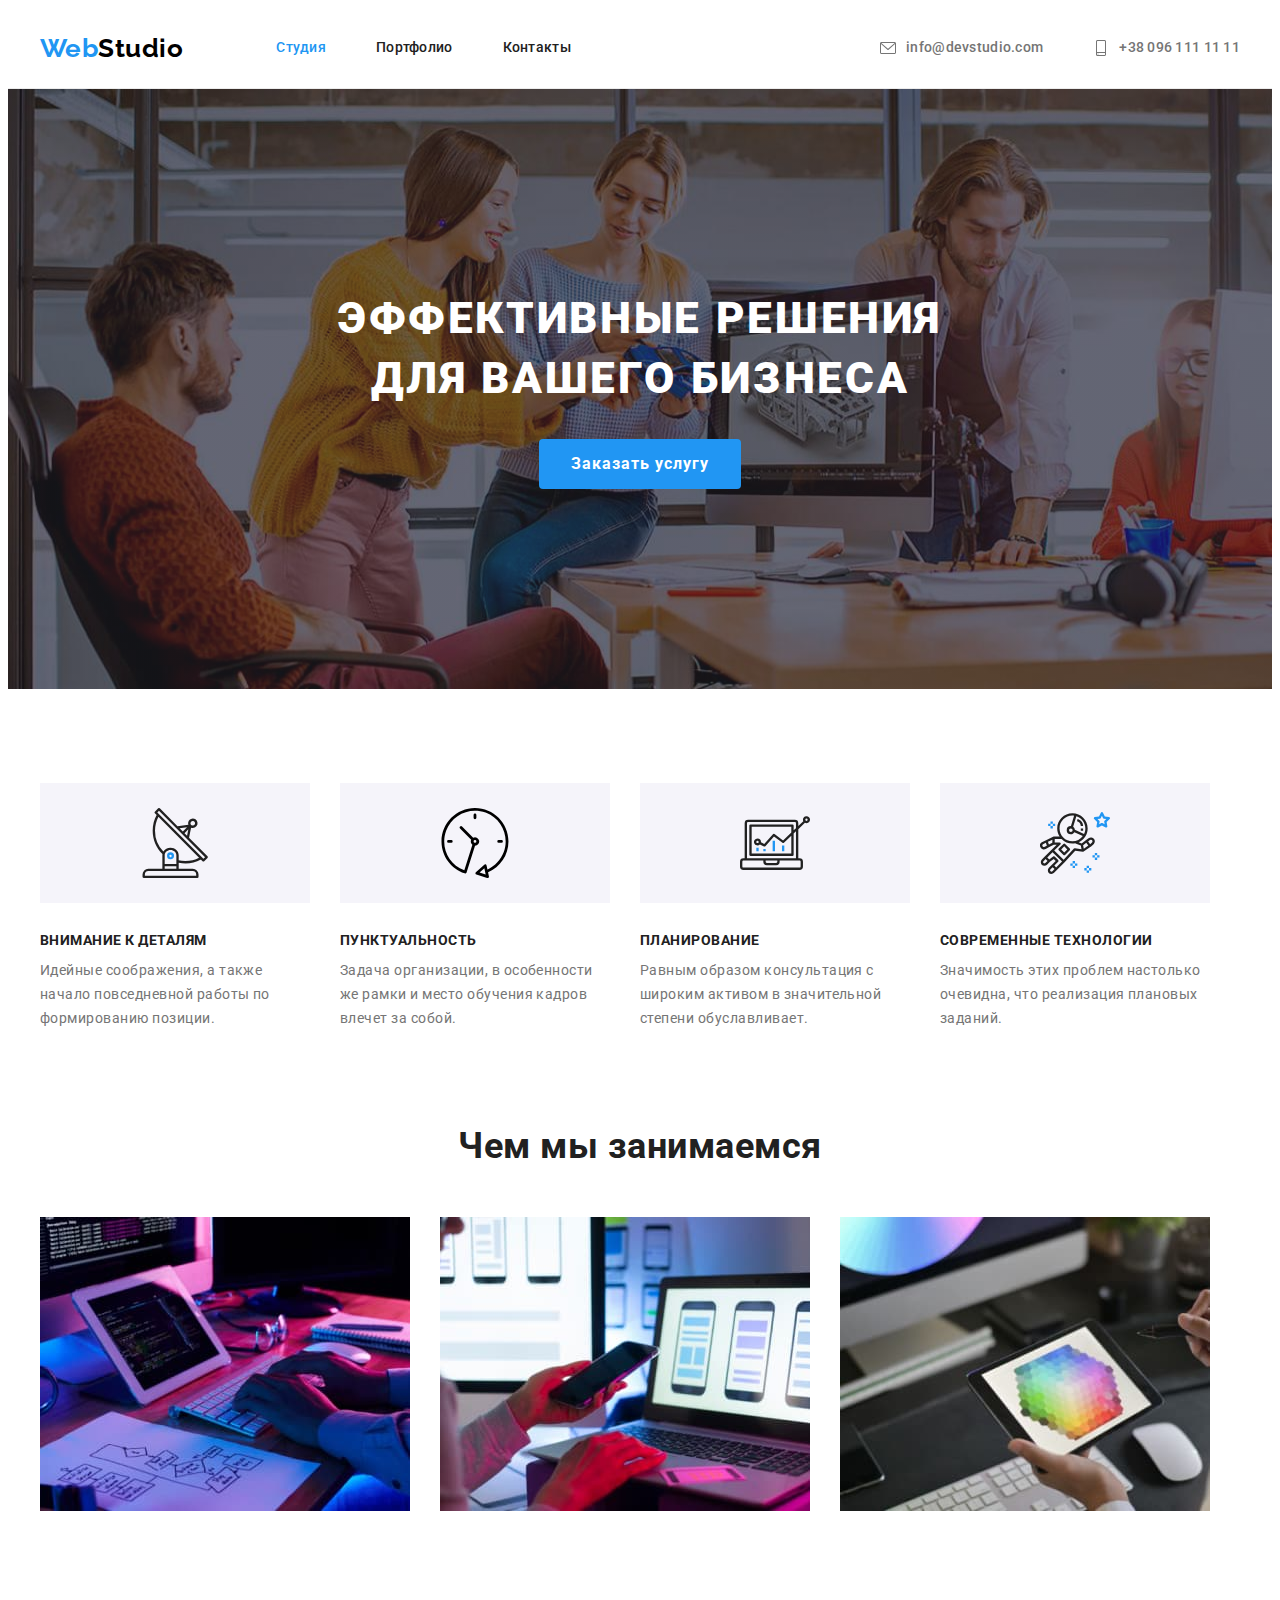
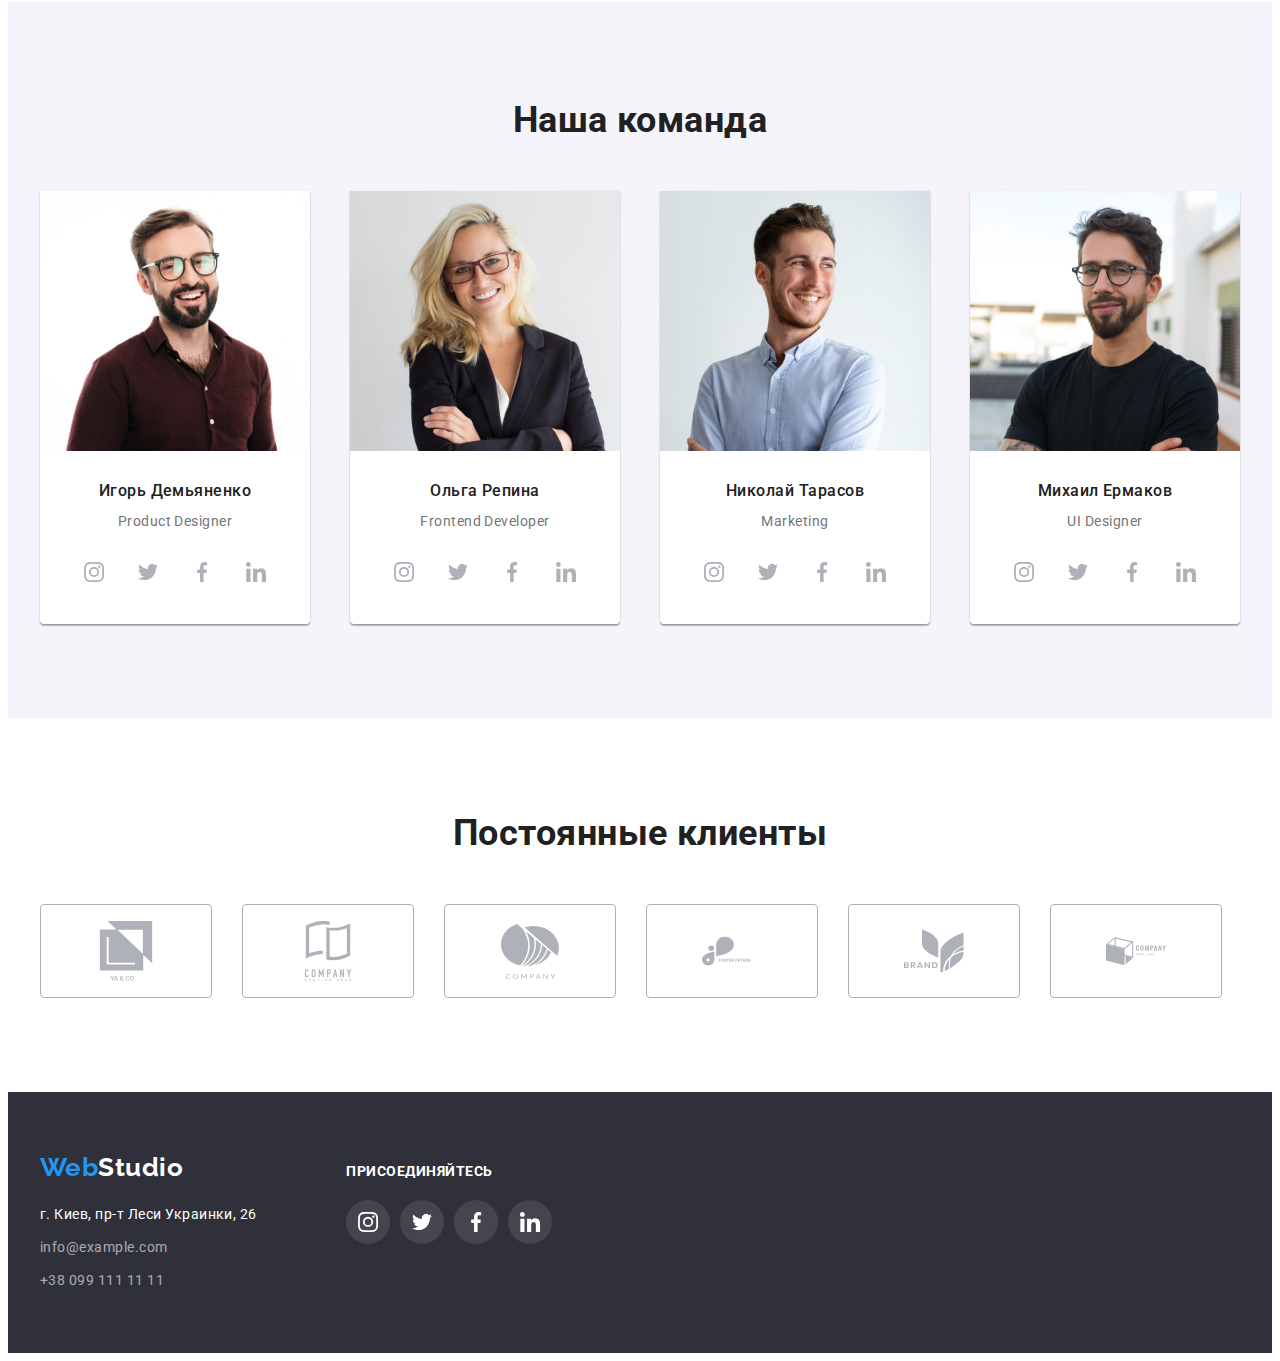
<file: index.html>
<!DOCTYPE html>
<html lang="ru">
<head>
    <meta charset="UTF-8">
    <meta http-equiv="X-UA-Compatible" content="IE=edge">
    <meta name="viewport" content="width=device-width, initial-scale=1.0">
    <title>Студия</title>
    <link rel="preconnect" href="https://fonts.googleapis.com">
    <link rel="preconnect" href="https://fonts.gstatic.com" crossorigin>
    <link href="https://fonts.googleapis.com/css2?family=Raleway:wght@700&family=Roboto:wght@400;500;700;900&display=swap"
        rel="stylesheet">
    <link rel="stylesheet" href="https://cdnjs.cloudflare.com/ajax/libs/modern-normalize/1.1.0/modern-normalize.min.css" integrity="sha512-wpPYUAdjBVSE4KJnH1VR1HeZfpl1ub8YT/NKx4PuQ5NmX2tKuGu6U/JRp5y+Y8XG2tV+wKQpNHVUX03MfMFn9Q==" crossorigin="anonymous" referrerpolicy="no-referrer" />
    <link rel="stylesheet" href="./css/styles.css">
    
</head>
<body>
    <!-- HEADER -->
   <header class="page-header">
       <div class="container header-container">
            <nav class="navigation">
                <a class="logo link" href="" lang="en"><span class="logo-web">Web</span>Studio</a>
                <ul class="menu list">
                    <li class="menu-item">
                        <a class="menu-link link active" href="./index.html">Студия</a>
                    </li>
                    <li class="menu-item">
                        <a class="menu-link link" href="./portfolio.html">Портфолио</a>
                    </li>
                    <li class="menu-item">
                        <a class="menu-link link" href="">Контакты</a>
                    </li>
                </ul>
            </nav>
            <ul class="contact list">
                <li class="contact-item">
                    <a class="contact-link link" href="mailto:info@devstudio.com">
                        <svg class="contact-icon" width="16" height="16">
                        <use href="./images/icons.svg#icon-envelope"></use>
                        </svg>
                    info@devstudio.com</a>
                </li>
                <li class="contact-item">
                    <a class="contact-link link" href="tel:+380961111111">
                        <svg class="contact-icon" width="16" height="16">
                            <use href="./images/icons.svg#icon-smartphone"></use>
                        </svg>
                    +38 096 111 11 11</a>
                </li>
            </ul>
       </div>   
   </header>
   <!-- Hero -->
   <main>
       <section class="hero">
           <div class="container">
                <h1 class="hero-title white-theme">Эффективные решения для вашего бизнеса</h1>
                <button class="modal-btn" type="button">Заказать услугу</button>
           </div>    
       </section>
       <section class="feature">
           <div class="container">
                <h2 class="subtitle visually-hidden">Наша характеристика</h2>
                <ul class="list feature-list-container">
                    <li class="feature-container-item">
                        <div class="feature-icon-box">
                            <svg class="feature-icon" width="70" height="70">
                                <use href="./images/icons.svg#icon-antenna"></use>
                            </svg>
                        </div>                        
                        <h3 class="feature-title">Внимание к деталям</h3>
                        <p class="description">Идейные соображения, а также начало повседневной работы по формированию позиции.</p>
                    </li>
                    <li class="feature-container-item">
                        <div class="feature-icon-box">
                            <svg class="feature-icon" width="70" height="70">
                                <use href="./images/icons.svg#icon-clock"></use>
                            </svg>
                        </div>                        
                        <h3 class="feature-title">Пунктуальность</h3>
                        <p class="description">Задача организации, в особенности же рамки и место обучения кадров влечет за собой.</p>
                    </li>
                    <li class="feature-container-item">
                        <div class="feature-icon-box">
                            <svg class="feature-icon" width="70" height="70">
                                <use href="./images/icons.svg#icon-diagram"></use>
                            </svg>
                        </div>                        
                        <h3 class="feature-title">Планирование</h3>
                        <p class="description">Равным образом консультация с широким активом в значительной степени обуславливает.</p>
                    </li>
                    <li class="feature-container-item">
                        <div class="feature-icon-box">
                            <svg class="feature-icon" width="70" height="70">
                                <use href="./images/icons.svg#icon-astronaut"></use>
                            </svg>
                        </div>                        
                        <h3 class="feature-title">Современные технологии</h3>
                        <p class="description">Значимость этих проблем настолько очевидна, что реализация плановых заданий.</p>
                    </li>
                </ul>
           </div>         
       </section>
       <section class="work">
           <div class="container">
                <h2 class="subtitle">Чем мы занимаемся</h2>
                <ul class="list work-list">
                    <li class="work-item" >
                        <img src="./images/our-work/layout.jpg" alt="виртуальный графический макет" width="370" height="294"></li>
                    <li class="work-item">
                        <img src="./images/our-work/design.jpg" alt="мобильный дизайн" width="370" height="294"></li>
                    <li class="work-item">
                        <img src="./images/our-work/exterior-design.jpg" alt="выбор цвета для внешнего дизайна" width="370" height="294"></li>
                </ul>
           </div>           
       </section>
       <section class="team">
           <div class="container">
                <h2 class="subtitle">Наша команда</h2>
                <ul class="list team-list">
                    <li class="team-item">
                        <div class="team-card-box">
                            <img src="./images/team/igor.jpg" alt="Игорь Демьяненко" width="270" height="260">
                            <div class="team-card">
                                <h3 class="team-title">Игорь Демьяненко</h3>
                                <p class="description" lang="en">Product Designer</p>
                                <ul class="social-list list">
                                    <li class="social-list-item">
                                        <a href="" class="social-list-link">
                                            <svg class="social-list-icon" width="20" height="20">
                                                <use href="./images/icons.svg#icon-instagram"></use>
                                            </svg>
                                        </a>
                                    </li>
                                    <li class="social-list-item">
                                        <a href="" class="social-list-link">
                                            <svg class="social-list-icon" width="20" height="20">
                                                <use href="./images/icons.svg#icon-twitter"></use>
                                            </svg>
                                        </a>
                                    </li>
                                    <li class="social-list-item">
                                        <a href="" class="social-list-link">
                                            <svg class="social-list-icon" width="20" height="20">
                                                <use href="./images/icons.svg#icon-facebook"></use>
                                            </svg>
                                        </a>
                                    </li>
                                    <li class="social-list-item">
                                        <a href="" class="social-list-link">
                                            <svg class="social-list-icon" width="20" height="20">
                                                <use href="./images/icons.svg#icon-linkedin"></use>
                                            </svg>
                                        </a>
                                    </li>
                                </ul>
                            </div>
                        </div>                                                      
                    </li>
                    <li class="team-item">
                        <div class="team-card-box">
                            <img src="./images/team/olga.jpg" alt="Ольга Репина" width="270" height="260">
                            <div class="team-card">
                                <h3 class="team-title">Ольга Репина</h3>
                                <p class="description" lang="en">Frontend Developer</p>
                                <ul class="social-list list">
                                    <li class="social-list-item">
                                        <a href="" class="social-list-link">
                                            <svg class="social-list-icon" width="20" height="20">
                                                <use href="./images/icons.svg#icon-instagram"></use>
                                            </svg>
                                        </a>
                                    </li>
                                    <li class="social-list-item">
                                        <a href="" class="social-list-link">
                                            <svg class="social-list-icon" width="20" height="20">
                                                <use href="./images/icons.svg#icon-twitter"></use>
                                            </svg>
                                        </a>
                                    </li>
                                    <li class="social-list-item">
                                        <a href="" class="social-list-link">
                                            <svg class="social-list-icon" width="20" height="20">
                                                <use href="./images/icons.svg#icon-facebook"></use>
                                            </svg>
                                        </a>
                                    </li>
                                    <li class="social-list-item">
                                        <a href="" class="social-list-link">
                                            <svg class="social-list-icon" width="20" height="20">
                                                <use href="./images/icons.svg#icon-linkedin"></use>
                                            </svg>
                                        </a>
                                    </li>
                                </ul>
                            </div>                
                        </div>                                                
                    </li>
                    <li class="team-item">                   
                        <div class="team-card-box">
                            <img src="./images/team/nikolay.jpg" alt="Николай Тарасов" width="270" height="260">
                            <div class="team-card">
                                <h3 class="team-title">Николай Тарасов</h3>
                                <p class="description team-description" lang="en">Marketing</p>
                                <ul class="social-list list">
                                    <li class="social-list-item">
                                        <a href="" class="social-list-link">
                                            <svg class="social-list-icon" width="20" height="20">
                                                <use href="./images/icons.svg#icon-instagram"></use>
                                            </svg>
                                        </a>
                                    </li>
                                    <li class="social-list-item">
                                        <a href="" class="social-list-link">
                                            <svg class="social-list-icon" width="20" height="20">
                                                <use href="./images/icons.svg#icon-twitter"></use>
                                            </svg>
                                        </a>
                                    </li>
                                    <li class="social-list-item">
                                        <a href="" class="social-list-link">
                                            <svg class="social-list-icon" width="20" height="20">
                                                <use href="./images/icons.svg#icon-facebook"></use>
                                            </svg>
                                        </a>
                                    </li>
                                    <li class="social-list-item">
                                        <a href="" class="social-list-link">
                                            <svg class="social-list-icon" width="20" height="20">
                                                <use href="./images/icons.svg#icon-linkedin"></use>
                                            </svg>
                                        </a>
                                    </li>
                                </ul>
                            </div>
                        </div>                        
                    </li>
                    <li class="team-item">                        
                        <div class="team-card-box">
                            <img src="./images/team/michail.jpg" alt="Михаил Ермаков" width="270" height="260">
                            <div class="team-card">
                                <h3 class="team-title">Михаил Ермаков</h3>
                                <p class="description" lang="en">UI Designer</p>
                                <ul class="social-list list">
                                    <li class="social-list-item">
                                        <a href="" class="social-list-link">
                                            <svg class="social-list-icon" width="20" height="20">
                                                <use href="./images/icons.svg#icon-instagram"></use>
                                            </svg>
                                        </a>
                                    </li>
                                    <li class="social-list-item">
                                        <a href="" class="social-list-link">
                                            <svg class="social-list-icon" width="20" height="20">
                                                <use href="./images/icons.svg#icon-twitter"></use>
                                            </svg>
                                        </a>
                                    </li>
                                    <li class="social-list-item">
                                        <a href="" class="social-list-link">
                                            <svg class="social-list-icon" width="20" height="20">
                                                <use href="./images/icons.svg#icon-facebook"></use>
                                            </svg>
                                        </a>
                                    </li>
                                    <li class="social-list-item">
                                        <a href="" class="social-list-link">
                                            <svg class="social-list-icon" width="20" height="20">
                                                <use href="./images/icons.svg#icon-linkedin"></use>
                                            </svg>
                                        </a>
                                    </li>
                                </ul>
                            </div>
                        </div>                        
                    </li>
                </ul>
           </div>           
       </section>
       <section class="clients">
           <div class="container">
                <h3 class="clients-title subtitle">Постоянные клиенты</h3>
                <ul class="clients-list list">
                    <li class="clients-list-item">
                        <a href="" class="clients-list-link">
                            <svg class="clients-list-icon" width="106" height="60">
                                <use href="./images/icons.svg#icon-client-ya" ></use>
                            </svg>
                        </a>
                    </li>
                    <li class="clients-list-item">
                        <a href="" class="clients-list-link">
                            <svg class="clients-list-icon" width="106" height="60">
                                <use href="./images/icons.svg#icon-client-tagline"></use>
                            </svg>
                        </a>
                    </li>
                    <li class="clients-list-item">
                        <a href="" class="clients-list-link">
                            <svg class="clients-list-icon" width="106" height="60">
                                <use href="./images/icons.svg#icon-client-company"></use>
                            </svg>
                        </a>
                    </li>
                    <li class="clients-list-item">
                        <a href="" class="clients-list-link">
                            <svg class="clients-list-icon" width="106" height="60">
                                <use href="./images/icons.svg#icon-client-foster"></use>
                            </svg>
                        </a>
                    </li>
                    <li class="clients-list-item">
                        <a href="" class="clients-list-link">
                            <svg class="clients-list-icon" width="106" height="60">
                                <use href="./images/icons.svg#icon-client-brand"></use>
                            </svg>
                        </a>
                    </li>
                    <li class="clients-list-item">
                        <a href="" class="clients-list-link">
                            <svg class="clients-list-icon" width="106" height="60">
                                <use href="./images/icons.svg#icon-client-tag"></use>
                            </svg>
                        </a>
                    </li>
                </ul>
           </div>           
       </section>
   </main>
   <!-- Footer -->
   <footer class="page-footer">
       <div class="container footer-container">
            <div class="footer-adress-box">
                <a class="logo link white-theme" href="" lang="en"> <span class="logo-web">Web</span>Studio</a>
                <address>
                    <ul class="list">
                        <li class="address-list">
                            <a class="address-item description link white-theme" href="https://goo.gl/maps/BCof7u3j1q6mSy856"
                                target="_blank" rel="noopener nofollow noreferrer">г. Киев, пр-т Леси Украинки, 26</a>
                        </li>
                        <li class="address-list">
                            <a class="address-item description link" href="mailto:info@example.com">info@example.com</a>
                        </li>
                        <li class="address-list">
                            <a class="address-item description link" href="tel:+380991111111">+38 099 111 11 11</a>
                        </li>
                    </ul>
                </address>
            </div>
            <div class="footer-social-box">
                <p class="footer-social-title white-theme">присоединяйтесь</p>
                <ul class="social-list list">
                    <li class="social-list-item">
                        <a href="" class="social-list-link">
                            <svg class="social-list-icon" width="20" height="20">
                                <use href="./images/icons.svg#icon-instagram"></use>
                            </svg>
                        </a>
                    </li>
                    <li class="social-list-item">
                        <a href="" class="social-list-link">
                            <svg class="social-list-icon" width="20" height="20">
                                <use href="./images/icons.svg#icon-twitter"></use>
                            </svg>
                        </a>
                    </li>
                    <li class="social-list-item">
                        <a href="" class="social-list-link">
                            <svg class="social-list-icon" width="20" height="20">
                                <use href="./images/icons.svg#icon-facebook"></use>
                            </svg>
                        </a>
                    </li>
                    <li class="social-list-item">
                        <a href="" class="social-list-link">
                            <svg class="social-list-icon" width="20" height="20">
                                <use href="./images/icons.svg#icon-linkedin"></use>
                            </svg>
                        </a>
                    </li>
                </ul>
            </div>                       
       </div>    
   </footer>
</body>
</html>
</file>
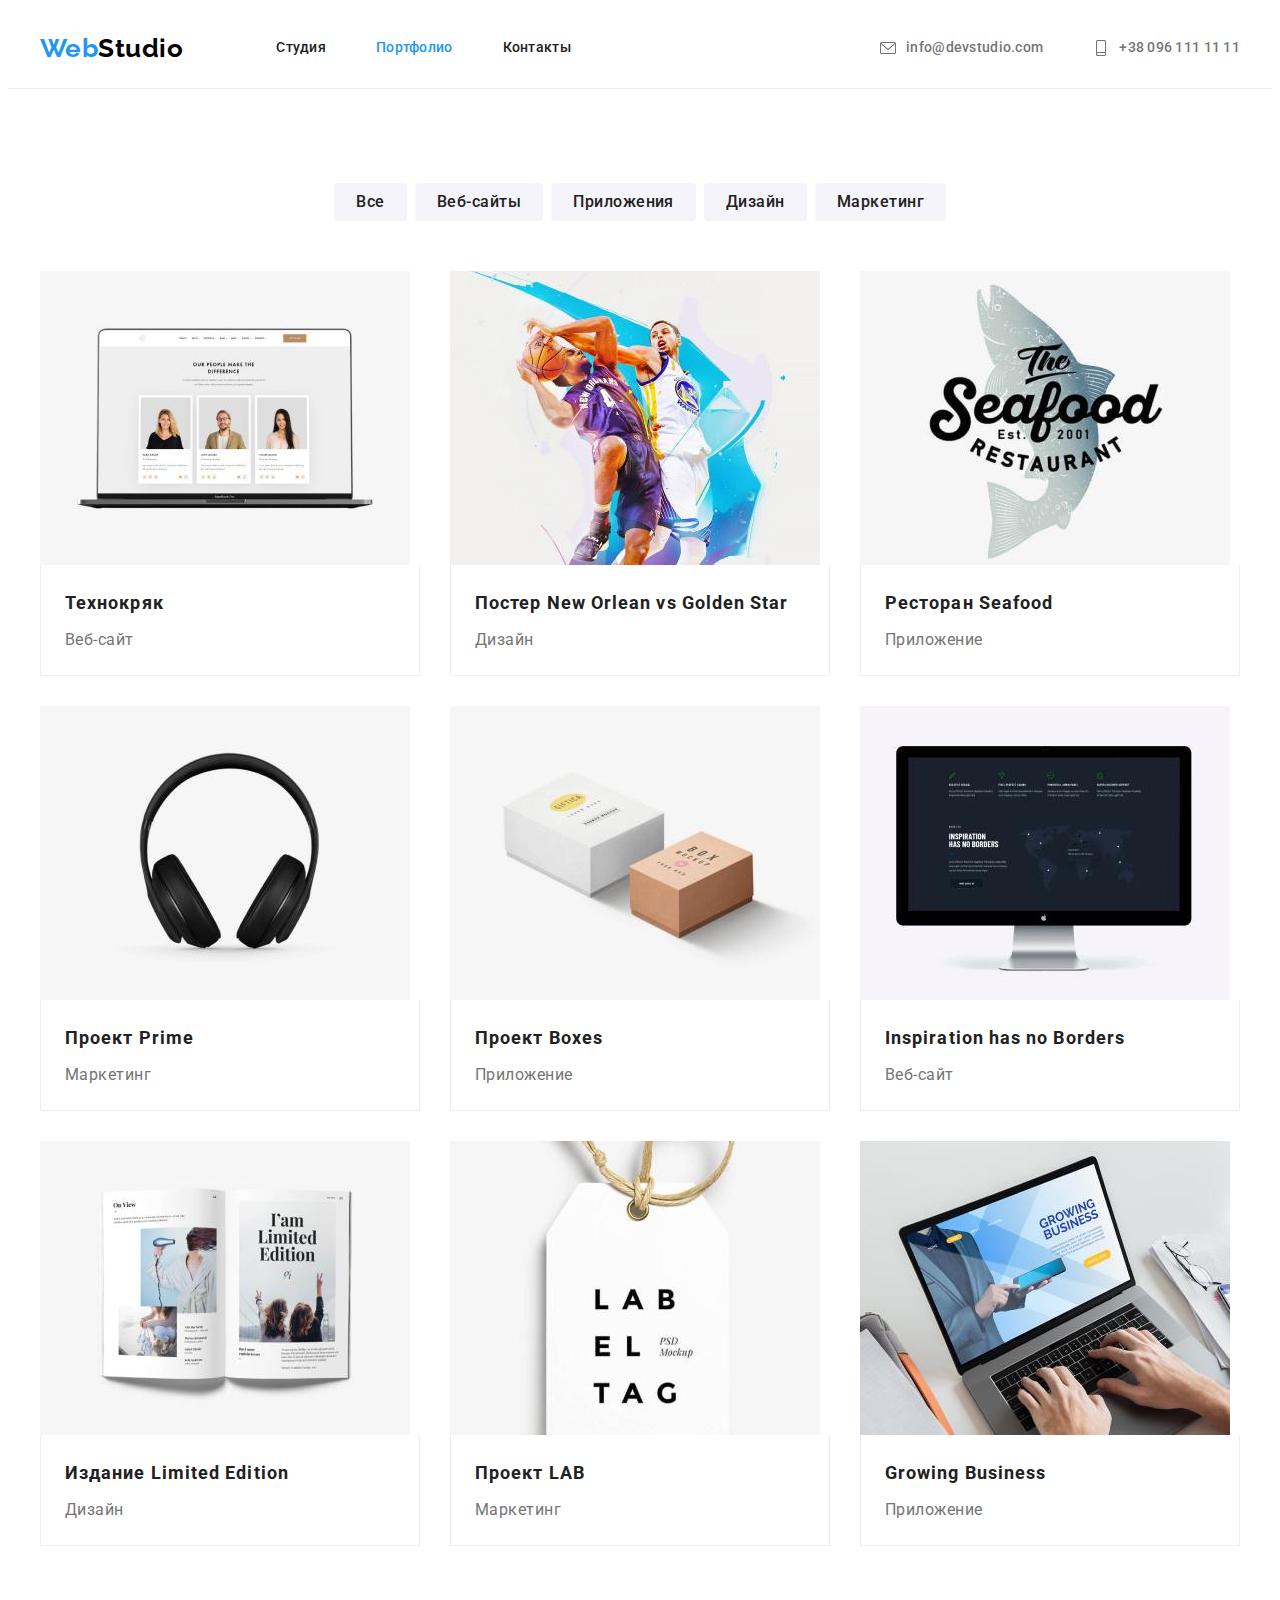
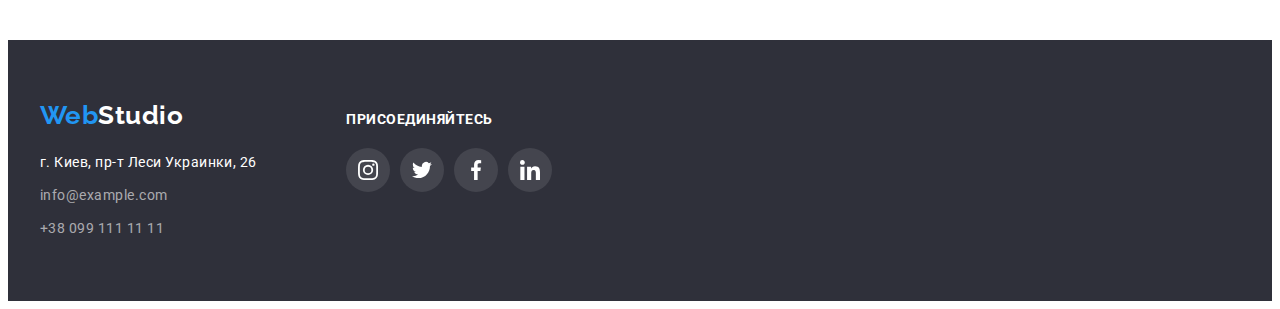
<file: portfolio.html>
<!DOCTYPE html>
<html lang="ru">
<head>
    <meta charset="UTF-8">
    <meta http-equiv="X-UA-Compatible" content="IE=edge">
    <meta name="viewport" content="width=device-width, initial-scale=1.0">
    <title>Портфолио</title>
    <link rel="preconnect" href="https://fonts.googleapis.com">
    <link rel="preconnect" href="https://fonts.gstatic.com" crossorigin>
    <link href="https://fonts.googleapis.com/css2?family=Raleway:wght@700&family=Roboto:wght@400;500;700;900&display=swap"
        rel="stylesheet">
    <link rel="stylesheet" href="https://cdnjs.cloudflare.com/ajax/libs/modern-normalize/1.1.0/modern-normalize.min.css" integrity="sha512-wpPYUAdjBVSE4KJnH1VR1HeZfpl1ub8YT/NKx4PuQ5NmX2tKuGu6U/JRp5y+Y8XG2tV+wKQpNHVUX03MfMFn9Q==" crossorigin="anonymous" referrerpolicy="no-referrer" />
    <link rel="stylesheet" href="./css/styles.css">
    
</head>
<body>
    <!-- Header -->
    <header class="page-header">
        <div class="container header-container">
            <nav class="navigation">
                <a class="logo link" href="" lang="en"><span class="logo-web">Web</span>Studio</a>
                <ul class="menu list">
                    <li class="menu-item">
                        <a class="menu-link link" href="./index.html">Студия</a>
                    </li>
                    <li class="menu-item">
                        <a class="menu-link link active" href="./portfolio.html">Портфолио</a>
                    </li>
                    <li class="menu-item">
                        <a class="menu-link link" href="">Контакты</a>
                    </li>
                </ul>
            </nav>
            <ul class="contact list">
                <li class="contact-item">
                    <a class="contact-link link" href="mailto:info@devstudio.com">
                        <svg class="contact-icon" width="16" height="16">
                            <use href="./images/icons.svg#icon-envelope"></use>
                        </svg>
                        info@devstudio.com</a>
                </li>
                <li class="contact-item">
                    <a class="contact-link link" href="tel:+380961111111">
                        <svg class="contact-icon" width="16" height="16">
                            <use href="./images/icons.svg#icon-smartphone"></use>
                        </svg>
                        +38 096 111 11 11</a>
                </li>
            </ul>
        </div>
    </header>
    <!-- Портфолио -->
    <main>
        <section class="portfolio">
            <div class="container">
                <h1 class="subtitle visually-hidden">Портфолио</h1>
                <ul class="list portfolio-btn-list">
                    <li class="portfolio-btn-item">
                        <button class="portfolio-btn" type="button">Все</button>
                    </li>
                    <li class="portfolio-btn-item">
                        <button class="portfolio-btn" type="button">Веб-сайты</button>
                    </li>
                    <li class="portfolio-btn-item">
                        <button class="portfolio-btn" type="button">Приложения</button>
                    </li>
                    <li class="portfolio-btn-item">
                        <button class="portfolio-btn" type="button">Дизайн</button>
                    </li>
                    <li class="portfolio-btn-item">
                        <button class="portfolio-btn" type="button">Маркетинг</button>
                    </li>
                </ul>
                <ul class="list portfolio-list">
                    <li class="portfolio-list-item">
                        <a class="portfolio-list-link link" href="">
                            <img src="./images/projects/technokryak.jpg" alt="вебсайт" width="370" height="294">
                            <div class="portfolio-item">
                                <h2 class="portfolio-title">Технокряк</h2>
                                <p class="portfolio-description">Веб-сайт</p>
                            </div>                    
                        </a>
                    </li>
                    <li class="portfolio-list-item">
                        <a class="portfolio-list-link link" href="">
                            <img src="./images/projects/new-orlean.jpg" alt="постер с баскетболистами" width="370" height="294">
                            <div class="portfolio-item">
                                <h2 class="portfolio-title">Постер <span lang="en">New Orlean vs Golden Star</span></h2>
                                <p class="portfolio-description">Дизайн</p>
                            </div>
                        </a>                                                
                    </li>
                    <li class="portfolio-list-item">
                        <a class="portfolio-list-link link" href="">
                            <img src="./images/projects/seafood.jpg" alt="Ресторан &#10077;The Seafood&#10078;" width="370"
                                height="294">
                            <div class="portfolio-item">
                                <h2 class="portfolio-title">Ресторан <span lang="en">Seafood</span></h2>
                                <p class="portfolio-description">Приложение</p>
                            </div>
                        </a>                    
                    </li>
                    <li class="portfolio-list-item">
                        <a class="portfolio-list-link link" href="">
                            <img src="./images/projects/prime.jpg" alt="Наушники" width="370" height="294">
                            <div class="portfolio-item">
                                <h2 class="portfolio-title">Проект <span lang="en">Prime</span></h2>
                                <p class="portfolio-description">Маркетинг</p>
                            </div>
                        </a>                                                
                    </li>
                    <li class="portfolio-list-item">
                        <a class="portfolio-list-link link" href="">
                            <img src="./images/projects/boxes.jpg" alt="2 коробки" width="370" height="294">
                            <div class="portfolio-item">
                                <h2 class="portfolio-title">Проект <span lang="en">Boxes</span></h2>
                                <p class="portfolio-description">Приложение</p>
                            </div>
                        </a>                                                
                    </li>
                    <li class="portfolio-list-item">
                        <a class="portfolio-list-link link" href="">
                            <img src="./images/projects/inspiration.jpg" alt="Монитор" width="370" height="294">
                            <div class="portfolio-item">
                                <h2 class="portfolio-title" lang="en">Inspiration has no Borders</h2>
                                <p class="portfolio-description">Веб-сайт</p>
                            </div>
                        </a>                                                
                    </li>
                    <li class="portfolio-list-item">
                        <a class="portfolio-list-link link" href="">
                            <img src="./images/projects/lmt-edition.jpg" alt="Журнал" width="370" height="294">
                            <div class="portfolio-item">
                                <h2 class="portfolio-title">Издание <span lang="en">Limited Edition</span></h2>
                                <p class="portfolio-description">Дизайн</p>
                            </div>
                        </a>                                                
                    </li>
                    <li class="portfolio-list-item">
                        <a class="portfolio-list-link link" href="">
                            <img src="./images/projects/lab.jpg" alt="Ярлык с лейблом" width="370" height="294">
                            <div class="portfolio-item">
                                <h2 class="portfolio-title">Проект <span lang="en">LAB</span></h2>
                                <p class="portfolio-description">Маркетинг</p>
                            </div>
                        </a>                                                
                    </li>
                    <li class="portfolio-list-item">
                        <a class="portfolio-list-link link" href="">
                            <img src="./images/projects/grw-business.jpg" alt="Человек печатает на ноутбуке" width="370" height="294">
                            <div class="portfolio-item">
                                <h2 class="portfolio-title" lang="en">Growing Business</h2>
                                <p class="portfolio-description">Приложение</p>
                            </div>
                        </a>                                                
                    </li>
                </ul>
            </div>            
        </section>    
    </main>
    <!-- Footer -->
    <footer class="page-footer">
        <div class="container footer-container">
            <div class="footer-adress-box">
                <a class="logo link white-theme" href="" lang="en"> <span class="logo-web">Web</span>Studio</a>
                <address>
                    <ul class="list">
                        <li class="address-list">
                            <a class="address-item description link white-theme" href="https://goo.gl/maps/BCof7u3j1q6mSy856"
                                target="_blank" rel="noopener nofollow noreferrer">г. Киев, пр-т Леси Украинки, 26</a>
                        </li>
                        <li class="address-list">
                            <a class="address-item description link" href="mailto:info@example.com">info@example.com</a>
                        </li>
                        <li class="address-list">
                            <a class="address-item description link" href="tel:+380991111111">+38 099 111 11 11</a>
                        </li>
                    </ul>
                </address>
            </div>
            <div class="footer-social-box">
                <p class="footer-social-title white-theme">присоединяйтесь</p>
                <ul class="social-list list">
                    <li class="social-list-item">
                        <a href="" class="social-list-link">
                            <svg class="social-list-icon" width="20" height="20">
                                <use href="./images/icons.svg#icon-instagram"></use>
                            </svg>
                        </a>
                    </li>
                    <li class="social-list-item">
                        <a href="" class="social-list-link">
                            <svg class="social-list-icon" width="20" height="20">
                                <use href="./images/icons.svg#icon-twitter"></use>
                            </svg>
                        </a>
                    </li>
                    <li class="social-list-item">
                        <a href="" class="social-list-link">
                            <svg class="social-list-icon" width="20" height="20">
                                <use href="./images/icons.svg#icon-facebook"></use>
                            </svg>
                        </a>
                    </li>
                    <li class="social-list-item">
                        <a href="" class="social-list-link">
                            <svg class="social-list-icon" width="20" height="20">
                                <use href="./images/icons.svg#icon-linkedin"></use>
                            </svg>
                        </a>
                    </li>
                </ul>
            </div>
        </div>
    </footer>
</body>
</html>
</file>
<file: css/styles.css>
:root{
    --accent-color:#2196F3;
    --white-color:#FFFFFF;
    --btn-color:#188CE8;
    --main-font:#212121;
    --secondary-font: #757575;
    --adr-color: rgba(255, 255, 255, 0.6);
    --bgc-color: #FFFFFF;
    --logo-black-color:#000000;
    --secondary-bgc-color: #2F303A;
    --hero-bg-color: #C4C4C4;   
    --third-bgc-color: #F5F4FA;
    --border-header:#ECECEC;
    --border-card: #EEEEEE;
    --svg-list-color: #AFB1B8;
}
h1,h2,h3,h4,h5,h6,p,ul,ol{
    margin-top: 0;
    margin-bottom: 0;
}
ul,ol{
    padding-left: 0;
}
img{
    display: block;
}
.container{
    width: 1200px;
    padding-left: 15px;
    padding-right: 15px;
    margin-left: auto;
    margin-right: auto;
}   
body{
    font-family: 'Roboto', sans-serif;
    letter-spacing: 0.03em;
    color: var(--main-font);
    background-color: var(--bgc-color);
}
.link{
    text-decoration:none;
}
.list{
    list-style: none;
    font-style: normal;
}
.visually-hidden{
    position: absolute;
        width: 1px;
        height: 1px;
        margin: -1px;
        border: 0;
        padding: 0;
   
        white-space: nowrap;
        clip-path: inset(100%);
        clip: rect(0 0 0 0);
        overflow: hidden;
}
/* =====================================LOGO=======*/
.logo{
    font-family: 'Raleway', sans-serif;
    font-weight: 700;
    font-size: 26px;
    line-height: 1.19;  
    color: var(--logo-black-color);
    margin-right: 93px;
}
.logo-web{
    color: var(--accent-color);
}
/* ====================================HEADER======== */
.page-header{
    border-bottom: 1px solid var(--border-header);
}
.header-container {
    display: flex;
    align-items: center;
    justify-content: space-between;
}
.navigation{
    display: flex;
    align-items: center;
}
.menu{
    display: flex;
    align-items: center;
}
.contact{
    display: flex;
    align-items: center;
}
.menu-item:not(:last-child),
.contact-item:not(:last-child) {
    margin-right:50px;
}
.menu-link,
.contact-link{
    display:flex;
    font-weight: 500;
    font-size: 14px;
    line-height: 1.14;
    letter-spacing: 0.02em;
    color: inherit;
    padding-top: 32px;
    padding-bottom: 32px;
    align-items: center;
}
.contact-link {
    color: var(--secondary-font);
}
.contact-icon{
    margin-right: 10px;
    background-size: 16px 12px;
    fill: var(--secondary-font);
}
.contact-link:hover .contact-icon,
.contact-link:focus .contact-icon{
    fill: var(--accent-color);
}
.menu-link:hover,
.menu-link:focus,
.contact-link:hover,
.contact-link:focus,
.address-item:focus,
.address-item:hover {
    color: var(--accent-color);
}
.menu-link.active{
    color:var(--accent-color);
}
/* =================================SECTION======= */
.modal-btn {
    display: block;
    min-width: 200px;
    font-family: inherit;
    font-weight: 700;
    font-size: 16px;
    line-height: 1.88;
    letter-spacing: 0.06em;
    background-color: var(--accent-color);
    color: var(--white-color);
    cursor: pointer;
    border-radius: 4px;
    border: none;
    padding: 10px 32px;
    margin-left: auto;
    margin-right: auto;  
}
.modal-btn:hover,
.modal-btn:focus{
    background-color: var(--btn-color);
}
.hero {
    padding-top: 200px;
    padding-bottom: 200px;
    margin-right: auto;
    margin-left: auto;
    max-width: 1600px; 
    background-color: var(--hero-bg-color);
    background-image: linear-gradient(rgba(47, 48, 58, 0.4), rgba(47, 48, 58, 0.4)), url("../images/hero/bg-hero.jpg");
    background-size: cover;
    
    background-repeat: no-repeat;
}
.hero-title{
    max-width: 696px;
    font-weight: 900;
    font-size: 44px;
    line-height: 1.36;
    text-align: center;
    letter-spacing: 0.06em;
    text-transform: uppercase;
    margin-bottom: 30px;
    margin-left: auto;
    margin-right: auto;
}
.subtitle{
    font-weight: 700;
    font-size: 36px;
    line-height: 1.17;
    text-align: center;
    margin-bottom: 50px;
}   
.description{
    font-size: 14px;
    line-height: 1.71;
    color: var(--secondary-font);
}
/* =================================FEATURE====== */
.feature{
    padding-top: 94px;
    padding-bottom: 94px;
}
.feature-list-container{
    display: flex;
}
.feature-container-item{
    width: 270px;
}
.feature-container-item:not(:last-child){
    margin-right: 30px;    
}
.feature-title{
    font-weight: 700;
    font-size: 14px;
    line-height: 1.14;
    text-transform: uppercase;
    margin-bottom: 10px;
}
.feature-icon-box{
    display: flex;
    width: 270px;
    height: 120px;
    background-color: var(--third-bgc-color);
    justify-content: center;
    align-items: center;
    margin-bottom: 30px;
}
/* =================================WORK========= */
.work {
    padding-bottom: 91px;
}
.work-list {
    display: flex;
}
.work-item:not(:last-child){
    margin-right: 30px;
}
/* ====================================TEAM===== */
.team,
.portfolio-btn{
    background-color: var(--third-bgc-color);
}
.team{
    padding-top: 97px;
    padding-bottom: 94px;
}
.team-list{
    display:flex;
    justify-content: space-between;
}
.team-item:not(:last-child){
    margin-right:30px;
}
.team-card{
    padding: 30px 15px;
}
.team-card-box{
    background-color: var(--white-color);
    border-radius: 0px 0px 4px 4px;
    box-shadow: 0px 1px 3px rgba(0, 0, 0, 0.12), 0px 1px 1px rgba(0, 0, 0, 0.14), 0px 2px 1px rgba(0, 0, 0, 0.2);
}
.team-title{
    font-weight: 500;
    font-size: 16px;
    line-height: 1.19;
    margin-bottom: 10px;
    text-align: center;
}
.team-card>.description{
    text-align: center;
    margin-bottom: 16px;
}
.social-list{
    display: flex;
    justify-content: center;
}
.social-list-link{
    display: flex;
    width: 44px;
    height: 44px;   
    border-radius: 50%;
    justify-content: center;
    align-items: center;
}
.social-list-item:not(:last-child) {
    margin-right: 10px;
}
.social-list-icon{
    fill: var(--svg-list-color);
}
.social-list-link:hover .social-list-icon,
.social-list-link:focus .social-list-icon {
    fill: var(--white-color);
}
/* ==============================CLIENTS======== */
.clients{
    padding-top: 94px;
    padding-bottom: 94px;
}
.clients-list{
    display:flex;   
}
.clients-list-item:not(:last-child){
    margin-right: 30px;
}
.clients-list-link{
    display: flex;
    width: 170px;
    height: 92px;
    justify-content: center;
    align-items: center;
    border: 1px solid var(--svg-list-color);
    border-radius: 4px;
    fill: var(--svg-list-color);
}

.clients-list-link:hover .clients-list-icon,
.clients-list-link:focus .clients-list-icon {
    fill: var(--accent-color);
}
/* ==============================FOOTER========= */
.page-footer {
    background-color: var(--secondary-bgc-color);
}
.address-item{
    color: var(--adr-color);
}
.white-theme{
    color: var(--white-color);
}
.page-footer{
    padding-top: 60px;
    padding-bottom: 60px;
}
.footer-container{
    display: flex;
    align-items: baseline;
}
.footer-adress-box{
    margin-right: 70px;
}
.page-footer .logo{
    display:inline-block;
    margin-bottom: 20px;
}
.address-list:not(:last-child){
    margin-bottom: 9px;
}
.footer-social-title{
        font-weight: 700;
        font-size: 14px;
        line-height: 1.14;
        text-transform: uppercase;
        margin-bottom: 20px;
}
.footer-social-box .social-list-link{
    background-color: rgba(255, 255, 255, 0.1);
}
.footer-social-box .social-list-icon{
    fill: var(--white-color);
}
.social-list-link:hover,
.social-list-link:focus {
    background-color: var(--accent-color);
}
/* ===============================PORTFOLIO======= */
.portfolio{
    padding-top: 94px;
    padding-bottom: 94px;
}
.portfolio-btn{
    min-width: 73px;
    font-family: inherit;
    font-weight: 500;
    font-size: 16px;
    line-height: 1.63;
    letter-spacing: inherit;
    color: inherit;
    cursor: pointer;
    border-radius: 4px;
    border: none;
    padding: 6px 22px;
}
.portfolio-btn:hover,
.portfolio-btn:focus{
    background-color: var(--accent-color);
    color: var(--white-color);
    box-shadow: 0px 3px 1px rgba(0, 0, 0, 0.1), 0px 1px 2px rgba(0, 0, 0, 0.08), 0px 2px 2px rgba(0, 0, 0, 0.12);
}
.portfolio-btn-list {
    display: flex;
    justify-content: center;
    margin-bottom: 50px;
}
.portfolio-btn-item:not(:last-child) {
    margin-right: 8px;
}
.portfolio-title{
    font-weight: 700;
    font-size: 18px;
    line-height: 2;
    letter-spacing: 0.06em;
    color: var(--main-font);
    margin-bottom: 4px;
}
.portfolio-description{
    font-size: 16px;
    line-height: 1.88;
    color: var(--secondary-font);
    padding-bottom: ;
}
.portfolio-list{
    display:flex;
    flex-wrap: wrap;
    margin-right: -30px;
    margin-bottom: -30px;
}
.portfolio-list-item{
    margin-right: 30px;
    margin-bottom: 30px;
    flex-basis: calc((100% - 90px)/3);
}
.portfolio-item{
    padding:20px 24px;
    border-bottom: 1px solid var(--border-card);
    border-right: 1px solid var(--border-card);
    border-left: 1px solid var(--border-card);
}
.portfolio-list-link{
    display: block;
}
.portfolio-list-link:hover,
.portfolio-list-link:focus {
    box-shadow: 0px 1px 1px rgba(0, 0, 0, 0.12), 0px 4px 4px rgba(0, 0, 0, 0.06), 1px 4px 6px rgba(0, 0, 0, 0.16);
}
</file>
